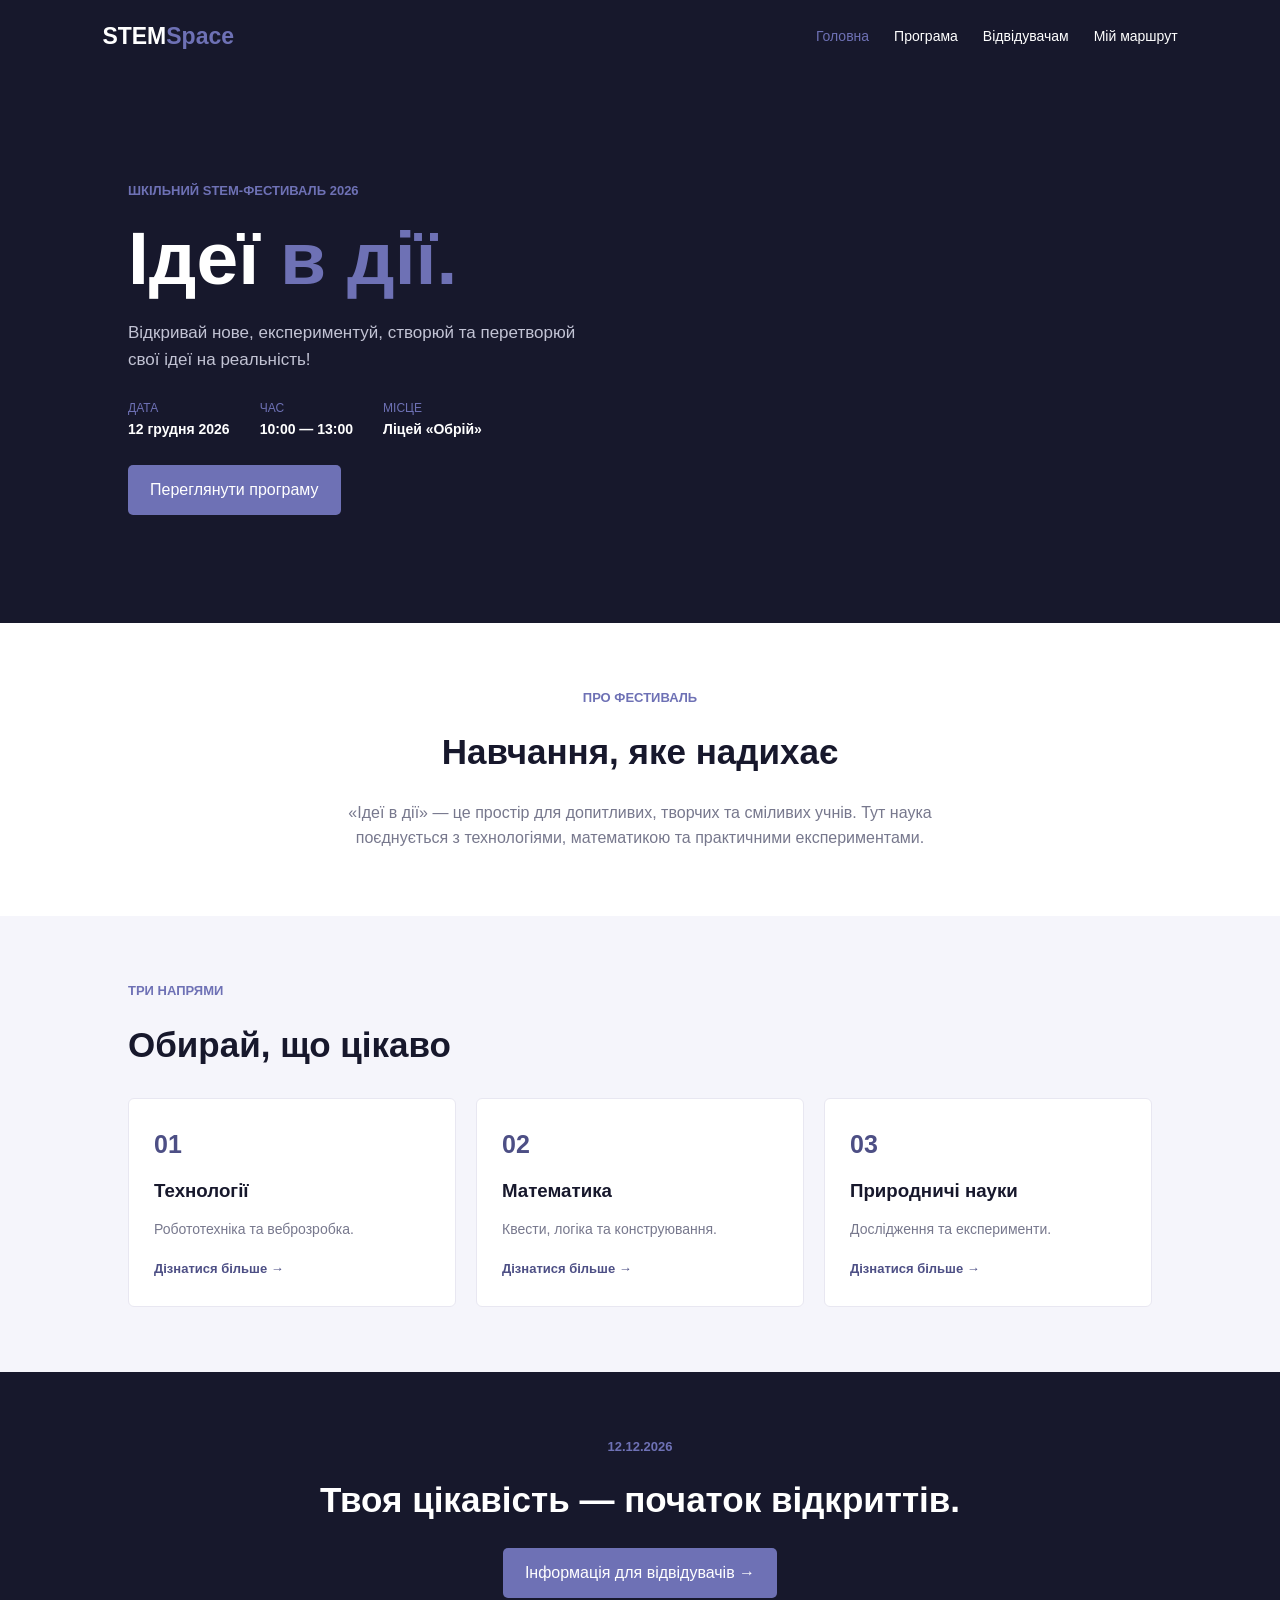
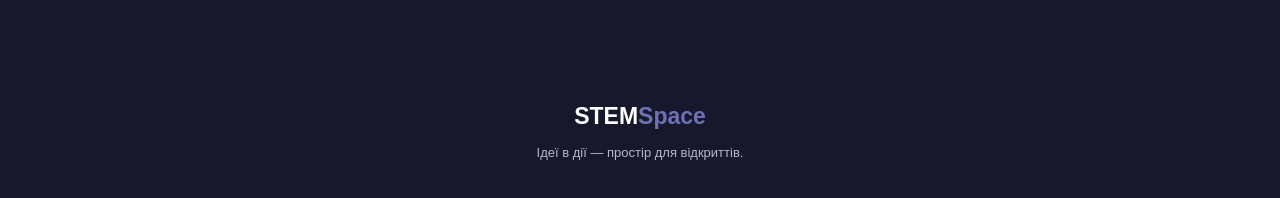
<file: index.html>
<!DOCTYPE html>
<html lang="uk">
<head>
    <meta charset="UTF-8">
    <meta name="viewport" content="width=device-width, initial-scale=1.0">
    <title>Ідеї в дії</title>
    <link rel="stylesheet" href="style.css">
</head>
<body>

<header>
    <a href="index.html" class="logo">STEM<span>Space</span></a>

    <nav>
        <a href="index.html" class="active">Головна</a>
        <a href="program.html">Програма</a>
        <a href="visitors.html">Відвідувачам</a>
        <a href="route.html">Мій маршрут</a>
    </nav>
</header>

<main>
    <section class="hero">
        <div class="hero-box">
            <p class="tag">ШКІЛЬНИЙ STEM-ФЕСТИВАЛЬ 2026</p>

            <h1>Ідеї <span>в дії.</span></h1>

            <p class="desc">
                Відкривай нове, експериментуй, створюй
                та перетворюй свої ідеї на реальність!
            </p>

            <div class="info">
                <div>
                    <span>ДАТА</span>
                    <strong>12 грудня 2026</strong>
                </div>

                <div>
                    <span>ЧАС</span>
                    <strong>10:00 — 13:00</strong>
                </div>

                <div>
                    <span>МІСЦЕ</span>
                    <strong>Ліцей «Обрій»</strong>
                </div>
            </div>

            <a href="program.html" class="btn">
                Переглянути програму 
            </a>
        </div>
    </section>

    <section class="about">
        <p class="tag">ПРО ФЕСТИВАЛЬ</p>

        <h2>Навчання, яке надихає</h2>

        <p>
            «Ідеї в дії» — це простір для допитливих,
            творчих та сміливих учнів. Тут наука
            поєднується з технологіями, математикою
            та практичними експериментами.
        </p>
    </section>

    <section class="directions">
        <p class="tag">ТРИ НАПРЯМИ</p>

        <h2>Обирай, що цікаво</h2>

        <div class="grid-cards">
            <a href="program.html#technology" class="card">
                <span>01</span>
                <h3>Технології</h3>
                <p>Робототехніка та веброзробка.</p>
                <b>Дізнатися більше →</b>
            </a>

            <a href="program.html#math" class="card">
                <span>02</span>
                <h3>Математика</h3>
                <p>Квести, логіка та конструювання.</p>
                <b>Дізнатися більше →</b>
            </a>

            <a href="program.html#science" class="card">
                <span>03</span>
                <h3>Природничі науки</h3>
                <p>Дослідження та експерименти.</p>
                <b>Дізнатися більше →</b>
            </a>
        </div>
    </section>

    <section class="cta">
        <p class="tag">12.12.2026</p>
        <h2>Твоя цікавість — початок відкриттів.</h2>
        <a href="visitors.html" class="btn">
            Інформація для відвідувачів →
        </a>
    </section>
</main>

<footer>
    <a href="index.html" class="logo">STEM<span>Space</span></a>
    <p>Ідеї в дії — простір для відкриттів.</p>
</footer>

</body>
</html>
</file>
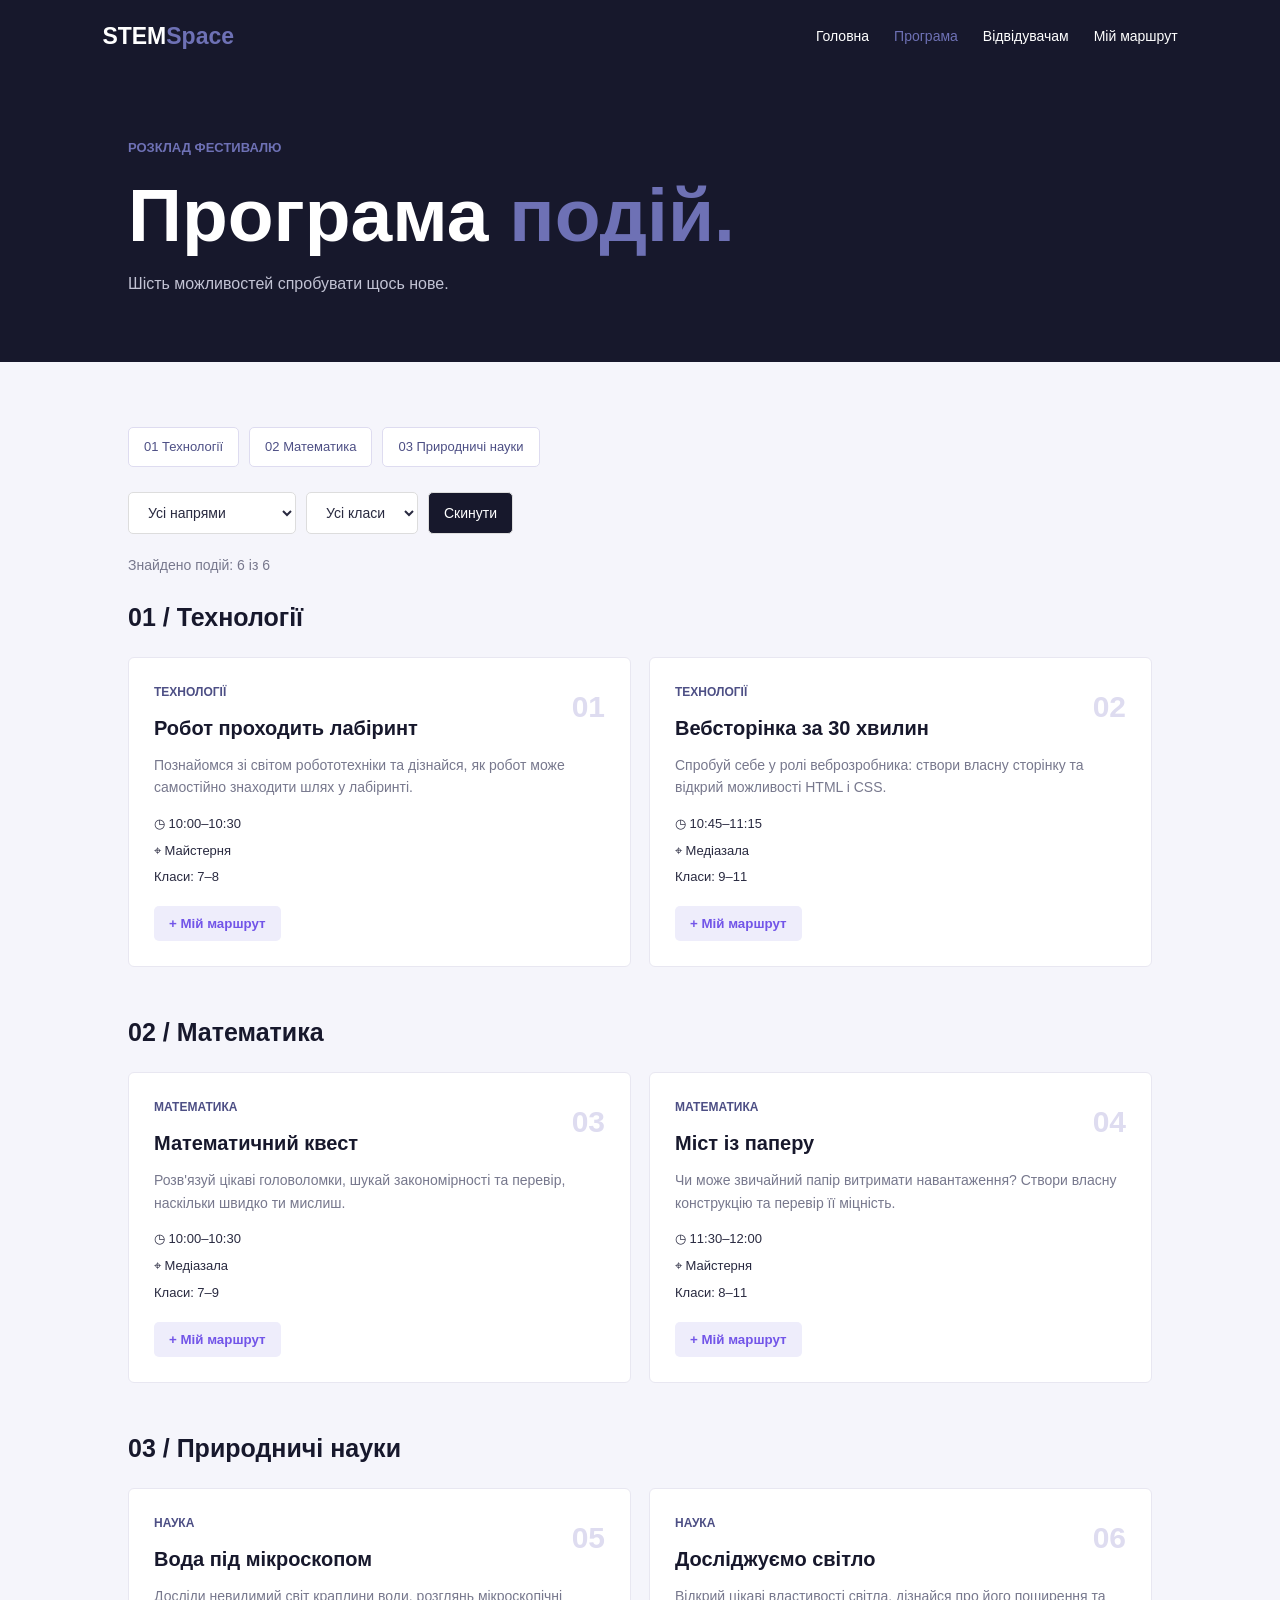
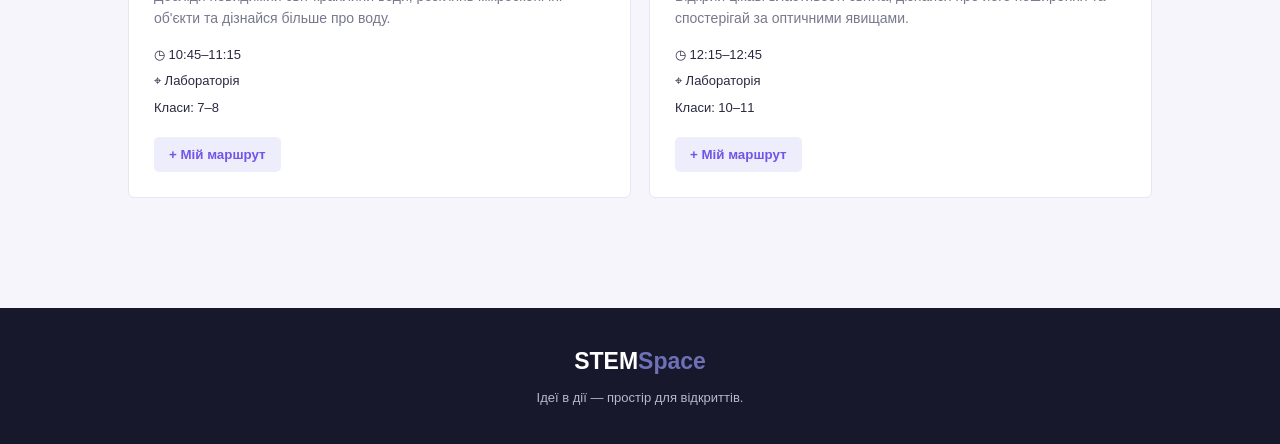
<file: program.html>
<!DOCTYPE html>
<html lang="uk">
<head>
    <meta charset="UTF-8">
    <meta name="viewport" content="width=device-width, initial-scale=1.0">
    <title>Програма — Ідеї в дії</title>
    <link rel="stylesheet" href="style.css">
</head>
<body>

<header>
    <a href="index.html" class="logo">STEM<span>Space</span></a>

    <nav>
        <a href="index.html">Головна</a>
        <a href="program.html" class="active">Програма</a>
        <a href="visitors.html">Відвідувачам</a>
        <a href="route.html">Мій маршрут</a>
    </nav>
</header>

<main>
    <section class="page-top">
        <p class="tag">РОЗКЛАД ФЕСТИВАЛЮ</p>
        <h1>Програма <span>подій.</span></h1>
        <p>Шість можливостей спробувати щось нове.</p>
    </section>

    <section class="program">
        <div class="dir-links">
            <a href="#technology">01 Технології</a>
            <a href="#math">02 Математика</a>
            <a href="#science">03 Природничі науки</a>
        </div>

        <div class="filters">
            <select id="directionFilter">
                <option value="all">Усі напрями</option>
                <option value="technology">Технології</option>
                <option value="math">Математика</option>
                <option value="science">Природничі науки</option>
            </select>

            <select id="classFilter">
                <option value="all">Усі класи</option>
                <option value="7">7 клас</option>
                <option value="8">8 клас</option>
                <option value="9">9 клас</option>
                <option value="10">10 клас</option>
                <option value="11">11 клас</option>
            </select>

            <button id="resetFilters">Скинути</button>
        </div>

        <p id="eventCounter" class="counter"></p>

        <div id="eventsContainer">

            <div class="group" id="technology">
                <h2>01 / Технології</h2>

                <div class="events-grid">

                    <article class="event-card"
                        data-direction="technology"
                        data-classes="7,8">
                        <span class="num">01</span>
                        <span class="label">ТЕХНОЛОГІЇ</span>
                        <h3>Робот проходить лабіринт</h3>
                        <p>
                            Познайомся зі світом робототехніки
                            та дізнайся, як робот може самостійно
                            знаходити шлях у лабіринті.
                        </p>
                        <div class="details">
                            <span>◷ 10:00–10:30</span>
                            <span>⌖ Майстерня</span>
                            <span>Класи: 7–8</span>
                        </div>
                        <button class="route-btn">+ Мій маршрут</button>
                    </article>

                    <article class="event-card"
                        data-direction="technology"
                        data-classes="9,10,11">
                        <span class="num">02</span>
                        <span class="label">ТЕХНОЛОГІЇ</span>
                        <h3>Вебсторінка за 30 хвилин</h3>
                        <p>
                            Спробуй себе у ролі веброзробника:
                            створи власну сторінку та відкрий
                            можливості HTML і CSS.
                        </p>
                        <div class="details">
                            <span>◷ 10:45–11:15</span>
                            <span>⌖ Медіазала</span>
                            <span>Класи: 9–11</span>
                        </div>
                        <button class="route-btn">+ Мій маршрут</button>
                    </article>

                </div>
            </div>

            <div class="group" id="math">
                <h2>02 / Математика</h2>

                <div class="events-grid">

                    <article class="event-card"
                        data-direction="math"
                        data-classes="7,8,9">
                        <span class="num">03</span>
                        <span class="label">МАТЕМАТИКА</span>
                        <h3>Математичний квест</h3>
                        <p>
                            Розв'язуй цікаві головоломки,
                            шукай закономірності та перевір,
                            наскільки швидко ти мислиш.
                        </p>
                        <div class="details">
                            <span>◷ 10:00–10:30</span>
                            <span>⌖ Медіазала</span>
                            <span>Класи: 7–9</span>
                        </div>
                        <button class="route-btn">+ Мій маршрут</button>
                    </article>

                    <article class="event-card"
                        data-direction="math"
                        data-classes="8,9,10,11">
                        <span class="num">04</span>
                        <span class="label">МАТЕМАТИКА</span>
                        <h3>Міст із паперу</h3>
                        <p>
                            Чи може звичайний папір витримати
                            навантаження? Створи власну
                            конструкцію та перевір її міцність.
                        </p>
                        <div class="details">
                            <span>◷ 11:30–12:00</span>
                            <span>⌖ Майстерня</span>
                            <span>Класи: 8–11</span>
                        </div>
                        <button class="route-btn">+ Мій маршрут</button>
                    </article>

                </div>
            </div>

            <div class="group" id="science">
                <h2>03 / Природничі науки</h2>

                <div class="events-grid">

                    <article class="event-card"
                        data-direction="science"
                        data-classes="7,8">
                        <span class="num">05</span>
                        <span class="label">НАУКА</span>
                        <h3>Вода під мікроскопом</h3>
                        <p>
                            Досліди невидимий світ краплини води,
                            розглянь мікроскопічні об'єкти
                            та дізнайся більше про воду.
                        </p>
                        <div class="details">
                            <span>◷ 10:45–11:15</span>
                            <span>⌖ Лабораторія</span>
                            <span>Класи: 7–8</span>
                        </div>
                        <button class="route-btn">+ Мій маршрут</button>
                    </article>

                    <article class="event-card"
                        data-direction="science"
                        data-classes="10,11">
                        <span class="num">06</span>
                        <span class="label">НАУКА</span>
                        <h3>Досліджуємо світло</h3>
                        <p>
                            Відкрий цікаві властивості світла,
                            дізнайся про його поширення
                            та спостерігай за оптичними явищами.
                        </p>
                        <div class="details">
                            <span>◷ 12:15–12:45</span>
                            <span>⌖ Лабораторія</span>
                            <span>Класи: 10–11</span>
                        </div>
                        <button class="route-btn">+ Мій маршрут</button>
                    </article>

                </div>
            </div>

        </div>

        <p id="noResults" class="empty-msg" hidden>
            Подій за такими параметрами не знайдено.
            Спробуй змінити фільтри.
        </p>
    </section>
</main>

<footer>
    <a href="index.html" class="logo">STEM<span>Space</span></a>
    <p>Ідеї в дії — простір для відкриттів.</p>
</footer>

<script src="script.js"></script>
</body>
</html>
</file>
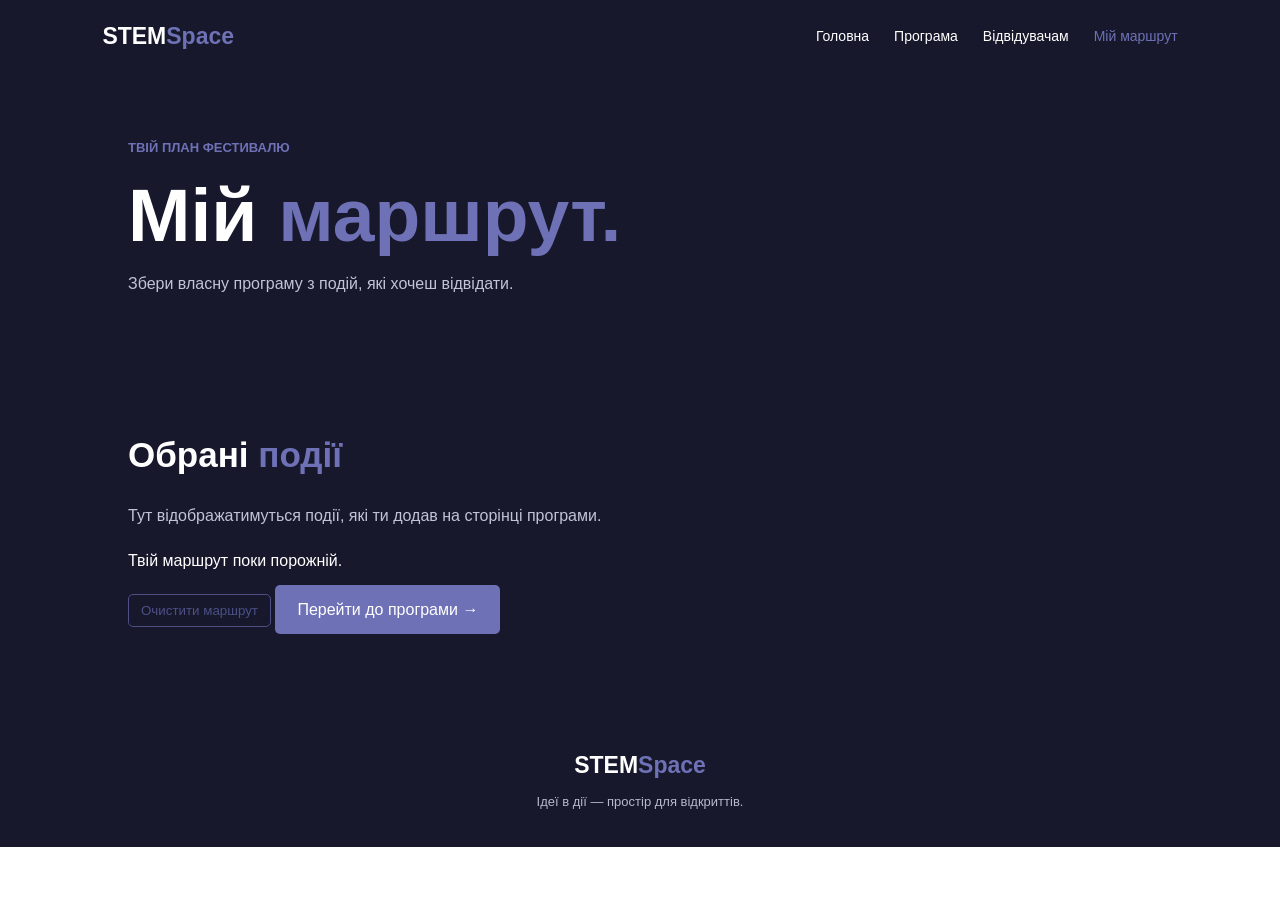
<file: route.html>
<!DOCTYPE html>
<html lang="uk">
<head>
    <meta charset="UTF-8">
    <meta name="viewport" content="width=device-width, initial-scale=1.0">
    <title>Мій маршрут — Ідеї в дії</title>
    <link rel="stylesheet" href="style.css">
</head>
<body>

<header>
    <a href="index.html" class="logo">STEM<span>Space</span></a>

    <nav>
        <a href="index.html">Головна</a>
        <a href="program.html">Програма</a>
        <a href="visitors.html">Відвідувачам</a>
        <a href="route.html" class="active">Мій маршрут</a>
    </nav>
</header>

<main>
    <section class="page-top">
        <p class="tag">ТВІЙ ПЛАН ФЕСТИВАЛЮ</p>
        <h1>Мій <span>маршрут.</span></h1>
        <p>
            Збери власну програму з подій,
            які хочеш відвідати.
        </p>
    </section>

    <section class="my-route-sec">
        <h2>Обрані <span>події</span></h2>

        <p class="route-desc">
            Тут відображатимуться події, які ти додав
            на сторінці програми.
        </p>

        <div id="myRouteList">
            <p class="empty-route">Твій маршрут поки порожній.</p>
        </div>

        <button id="clearRoute" class="clear-btn">
            Очистити маршрут
        </button>

        <a href="program.html" class="btn">
            Перейти до програми →
        </a>
    </section>
</main>

<footer>
    <a href="index.html" class="logo">STEM<span>Space</span></a>
    <p>Ідеї в дії — простір для відкриттів.</p>
</footer>

<script src="script.js"></script>
</body>
</html>
</file>
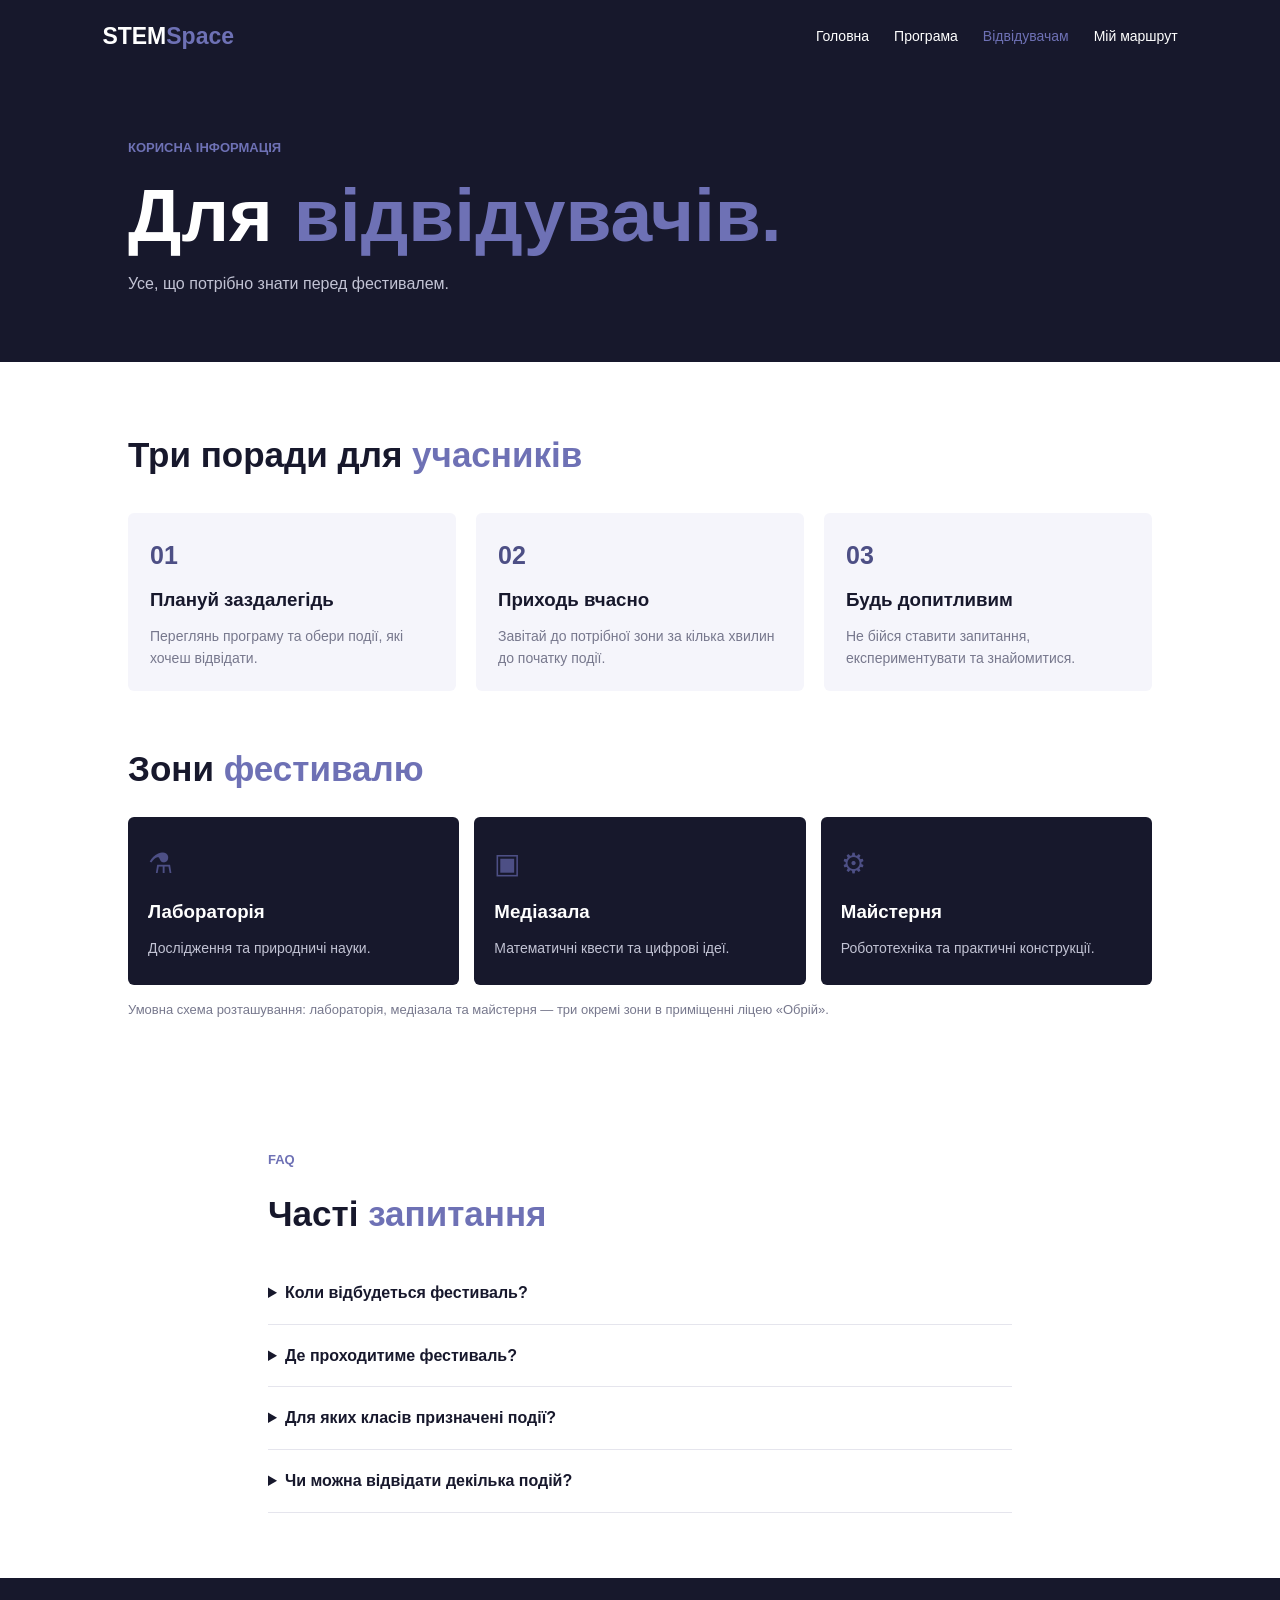
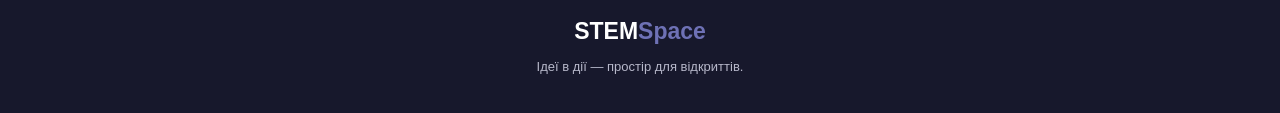
<file: visitors.html>
<!DOCTYPE html>
<html lang="uk">
<head>
    <meta charset="UTF-8">
    <meta name="viewport" content="width=device-width, initial-scale=1.0">
    <title>Відвідувачам — Ідеї в дії</title>
    <link rel="stylesheet" href="style.css">
</head>
<body>

<header>
    <a href="index.html" class="logo">STEM<span>Space</span></a>

    <nav>
        <a href="index.html">Головна</a>
        <a href="program.html">Програма</a>
        <a href="visitors.html" class="active">Відвідувачам</a>
        <a href="route.html">Мій маршрут</a>
    </nav>
</header>

<main>
    <section class="page-top">
        <p class="tag">КОРИСНА ІНФОРМАЦІЯ</p>
        <h1>Для <span>відвідувачів.</span></h1>
        <p>Усе, що потрібно знати перед фестивалем.</p>
    </section>

    <section class="visitors">
        <h2>Три поради для <span>учасників</span></h2>

        <div class="tips">
            <div class="tip">
                <span>01</span>
                <h3>Плануй заздалегідь</h3>
                <p>
                    Переглянь програму та обери події,
                    які хочеш відвідати.
                </p>
            </div>

            <div class="tip">
                <span>02</span>
                <h3>Приходь вчасно</h3>
                <p>
                    Завітай до потрібної зони за кілька
                    хвилин до початку події.
                </p>
            </div>

            <div class="tip">
                <span>03</span>
                <h3>Будь допитливим</h3>
                <p>
                    Не бійся ставити запитання,
                    експериментувати та знайомитися.
                </p>
            </div>
        </div>

        <h2>Зони <span>фестивалю</span></h2>

        <div class="zones">
            <div class="zone">
                <span>⚗</span>
                <h3>Лабораторія</h3>
                <p>Дослідження та природничі науки.</p>
            </div>

            <div class="zone">
                <span>▣</span>
                <h3>Медіазала</h3>
                <p>Математичні квести та цифрові ідеї.</p>
            </div>

            <div class="zone">
                <span>⚙</span>
                <h3>Майстерня</h3>
                <p>Робототехніка та практичні конструкції.</p>
            </div>
        </div>

        <p class="zone-note">
            Умовна схема розташування: лабораторія,
            медіазала та майстерня — три окремі зони
            в приміщенні ліцею «Обрій».
        </p>
    </section>

    <section class="faq">
        <p class="tag">FAQ</p>
        <h2>Часті <span>запитання</span></h2>

        <details>
            <summary>Коли відбудеться фестиваль?</summary>
            <p>12 грудня 2026 року з 10:00 до 13:00.</p>
        </details>

        <details>
            <summary>Де проходитиме фестиваль?</summary>
            <p>У ліцеї «Обрій».</p>
        </details>

        <details>
            <summary>Для яких класів призначені події?</summary>
            <p>
                Програма розрахована на учнів 7–11 класів.
                Для кожної події вказано рекомендовані класи.
            </p>
        </details>

        <details>
            <summary>Чи можна відвідати декілька подій?</summary>
            <p>
                Так, але звертай увагу на час проведення,
                щоб не пропустити початок наступної події.
            </p>
        </details>
    </section>
</main>

<footer>
    <a href="index.html" class="logo">STEM<span>Space</span></a>
    <p>Ідеї в дії — простір для відкриттів.</p>
</footer>

</body>
</html>
</file>
<file: style.css>
* {
    margin: 0;
    padding: 0;
    box-sizing: border-box;
    scroll-behavior: smooth;
}

body {
    font-family: Arial, sans-serif;
    background: white;
    color: #292a40;
    line-height: 1.6;
}

header {
    background: #17182c;
    color: white;
    padding: 18px 8%;
    display: flex;
    align-items: center;
    justify-content: space-between;
    position: sticky;
    top: 0;
    z-index: 100;
}

.logo {
    color: white;
    font-size: 23px;
    font-weight: bold;
    text-decoration: none;
}

.logo span {
    color: #6e71b5;
}

nav {
    display: flex;
    gap: 25px;
}

nav a {
    color: white;
    text-decoration: none;
    font-size: 14px;
}

nav a:hover,
nav a.active {
    color: #6e71b5;
}

/* ФОКУС */

a:focus-visible,
button:focus-visible,
select:focus-visible,
summary:focus-visible {
    outline: 3px solid #6e71b5;
    outline-offset: 4px;
}

.hero {
    background: #17182c;
    color: white;
    padding: 90px 10%;
    min-height: 550px;
    display: flex;
    align-items: center;
    justify-content: space-between;
}

.hero-box {
    max-width: 650px;
}

.tag {
    color: #6e71b5;
    font-size: 13px;
    margin-bottom: 15px;
    font-weight: bold;
}

.hero h1,
.page-top h1 {
    font-size: clamp(45px, 7vw, 75px);
    line-height: 1.1;
    margin-bottom: 20px;
}

.hero h1 span,
h2 span,
.page-top h1 span {
    color: #6e71b5;
}

.desc {
    color: #c2c3d4;
    font-size: 17px;
    max-width: 480px;
    margin-bottom: 25px;
}

.info {
    display: flex;
    flex-wrap: wrap;
    gap: 30px;
    margin-bottom: 25px;
}

.info div {
    display: flex;
    flex-direction: column;
}

.info span {
    font-size: 12px;
    color: #6e71b5;
}

.info strong {
    font-size: 14px;
}

.btn {
    display: inline-block;
    background: #6e71b5;
    color: white;
    padding: 12px 22px;
    border-radius: 5px;
    text-decoration: none;
}

.btn:hover {
    background: #4d4f85;
}

section:not(.hero) {
    padding: 65px 10%;
}

h2 {
    font-size: 35px;
    color: #17182c;
    margin-bottom: 20px;
}

.about {
    text-align: center;
    max-width: 1000px;
    margin: auto;
}

.about > p:last-child {
    max-width: 650px;
    margin: auto;
    color: #77788d;
}

.directions {
    background: #f5f5fb;
}

.grid-cards {
    display: grid;
    grid-template-columns: repeat(3, 1fr);
    gap: 20px;
    margin-top: 25px;
}

.card {
    background: white;
    border: 1px solid #e8e7f1;
    padding: 25px;
    text-decoration: none;
    color: #292a40;
    border-radius: 6px;
}

.card:hover {
    border-color: #4d4f85;
}

.card span {
    color: #4d4f85;
    font-size: 25px;
    font-weight: bold;
}

.card h3 {
    color: #17182c;
    margin: 12px 0;
}

.card p {
    color: #77788d;
    font-size: 14px;
    margin-bottom: 15px;
}

.card b {
    color: #4d4f85;
    font-size: 13px;
}

.cta {
    text-align: center;
    background: #17182c;
    color: white;
}

.cta h2 {
    color: white;
}

.page-top {
    background: #17182c;
    color: white;
    padding: 65px 10% !important;
}

.page-top h1 {
    margin-bottom: 15px;
}

.page-top > p:last-child {
    color: #c2c3d4;
}

.program {
    background: #f5f5fb;
}

.dir-links {
    display: flex;
    gap: 10px;
    flex-wrap: wrap;
    margin-bottom: 25px;
}

.dir-links a {
    text-decoration: none;
    color: #4d4f85;
    background: white;
    border: 1px solid #dedcf0;
    padding: 9px 15px;
    border-radius: 5px;
    font-size: 13px;
}

.dir-links a:hover {
    background: #4d4f85;
    color: white;
}

.filters {
    display: flex;
    gap: 10px;
    margin-bottom: 20px;
    flex-wrap: wrap;
}

.filters select,
.filters button {
    padding: 11px 15px;
    border: 1px solid #ddd;
    border-radius: 5px;
    background: white;
    font-size: 14px;
    color: #292a40;
}

.filters button {
    background: #17182c;
    color: white;
    cursor: pointer;
}

.counter {
    color: #77788d;
    margin-bottom: 20px;
    font-size: 14px;
}

.group {
    margin-bottom: 45px;
    scroll-margin-top: 100px;
}

.group h2 {
    font-size: 25px;
}

.events-grid {
    display: grid;
    grid-template-columns: repeat(2, 1fr);
    gap: 18px;
}

.event-card {
    background: white;
    border: 1px solid #e8e7f1;
    border-radius: 6px;
    padding: 25px;
}

.num {
    float: right;
    color: #dedcf0;
    font-size: 30px;
    font-weight: bold;
}

.label {
    display: block;
    color: #4d4f85;
    font-size: 12px;
    font-weight: bold;
    margin-bottom: 10px;
}

.event-card h3 {
    font-size: 20px;
    color: #17182c;
    margin-bottom: 10px;
}

.event-card > p {
    color: #77788d;
    font-size: 14px;
    margin-bottom: 15px;
}

.details {
    display: flex;
    flex-direction: column;
    gap: 6px;
    font-size: 13px;
    margin-bottom: 18px;
}

.route-btn {
    padding: 10px 15px;
    background: #eeedfb;
    color: #7255e8;
    border: none;
    border-radius: 5px;
    cursor: pointer;
    font-weight: bold;
}

.route-btn:hover,
.route-btn.active {
    background: #4d4f85;
    color: white;
}

.empty-msg {
    padding: 25px;
    text-align: center;
    color: #77788d;
    background: white;
    border-radius: 6px;
}

.my-route-sec {
    background: #17182c;
    color: white;
}

.my-route-sec h2 {
    color: white;
}

.route-desc {
    color: #c2c3d4;
    margin-bottom: 20px;
}

#myRouteList {
    margin-top: 20px;
}

.route-item {
    background: #292a46;
    border: 1px solid #454660;
    border-radius: 5px;
    padding: 15px;
    margin-bottom: 10px;
    display: flex;
    justify-content: space-between;
    align-items: center;
    gap: 15px;
}

.route-item p {
    font-size: 14px;
}

.remove-button,
.clear-btn {
    border: 1px solid #4d4f85;
    background: transparent;
    color: #4d4f85;
    padding: 8px 12px;
    border-radius: 5px;
    cursor: pointer;
}

.remove-button:hover,
.clear-btn:hover {
    background: #4d4f85;
    color: #17182c;
}

.empty-route {
    color: #b7b8ca;
}

.clear-btn {
    margin: 20px 0;
}

.tips {
    display: grid;
    grid-template-columns: repeat(3, 1fr);
    gap: 20px;
    margin: 30px 0 50px;
}

.tip {
    background: #f5f5fb;
    padding: 22px;
    border-radius: 6px;
}

.tip > span {
    color: #4d4f85;
    font-size: 25px;
    font-weight: bold;
}

.tip h3 {
    margin: 10px 0;
    color: #17182c;
}

.tip p,
.zone p {
    color: #77788d;
    font-size: 14px;
}

.zones {
    display: grid;
    grid-template-columns: repeat(3, 1fr);
    gap: 15px;
}

.zone {
    background: #17182c;
    color: white;
    padding: 25px 20px;
    border-radius: 6px;
}

.zone span {
    color: #4d4f85;
    font-size: 28px;
}

.zone h3 {
    margin: 10px 0;
}

.zone p {
    color: #c2c3d4;
}

.zone-note {
    color: #77788d;
    font-size: 13px;
    margin-top: 15px;
}

.faq {
    max-width: 1000px;
    margin: auto;
}

.faq details {
    border-bottom: 1px solid #e5e5ed;
    padding: 18px 0;
}

.faq summary {
    cursor: pointer;
    font-weight: bold;
    color: #17182c;
}

.faq details p {
    color: #77788d;
    padding-top: 12px;
}

footer {
    background: #17182c;
    color: white;
    text-align: center;
    padding: 35px 15px;
}

footer p {
    color: #b7b8ca;
    font-size: 13px;
    margin-top: 8px;
}

[hidden] {
    display: none !important;
}

/* ПЛАНШЕТИ */

@media (max-width: 800px) {
    header {
        flex-direction: column;
        gap: 12px;
    }

    nav {
        gap: 15px;
        flex-wrap: wrap;
        justify-content: center;
    }

    .hero {
        padding: 65px 7%;
    }

    section:not(.hero) {
        padding: 50px 7%;
    }

    .page-top {
        padding: 55px 7% !important;
    }

    .grid-cards {
        grid-template-columns: 1fr;
    }
}

/* ТЕЛЕФОНИ */

@media (max-width: 500px) {
    header {
        padding: 18px 10px;
    }

    nav {
        gap: 12px;
    }

    nav a {
        font-size: 12px;
    }

    .hero {
        min-height: auto;
        padding: 55px 7%;
    }

    .hero h1 {
        font-size: 48px;
    }

    .desc {
        font-size: 15px;
    }

    .info {
        gap: 18px;
    }

    .info strong {
        font-size: 12px;
    }

    section:not(.hero) {
        padding: 45px 6%;
    }

    .page-top {
        padding: 45px 6% !important;
    }

    .events-grid,
    .tips,
    .zones {
        grid-template-columns: 1fr;
    }

    .event-card {
        padding: 20px;
    }

    .filters {
        flex-direction: column;
    }

    .filters select,
    .filters button {
        width: 100%;
    }

    .route-item {
        align-items: flex-start;
        flex-direction: column;
    }
}
</file>
